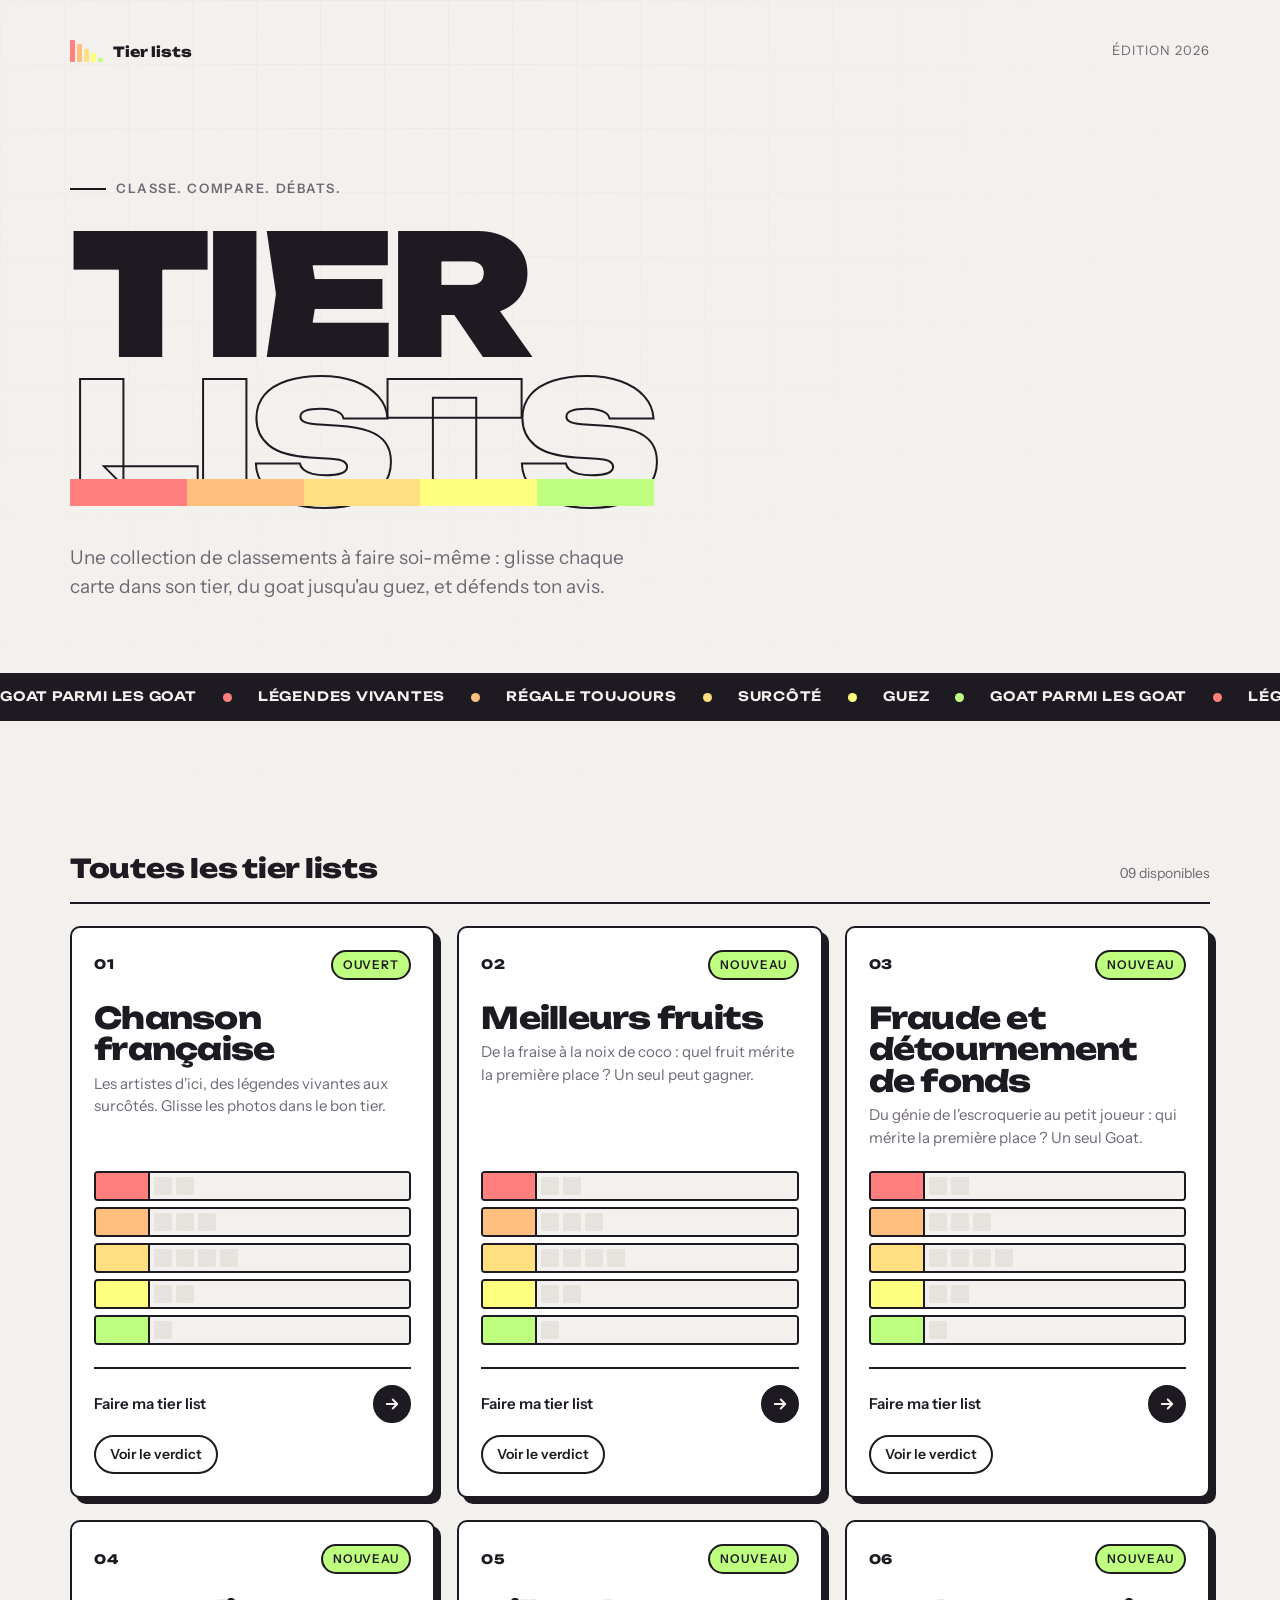
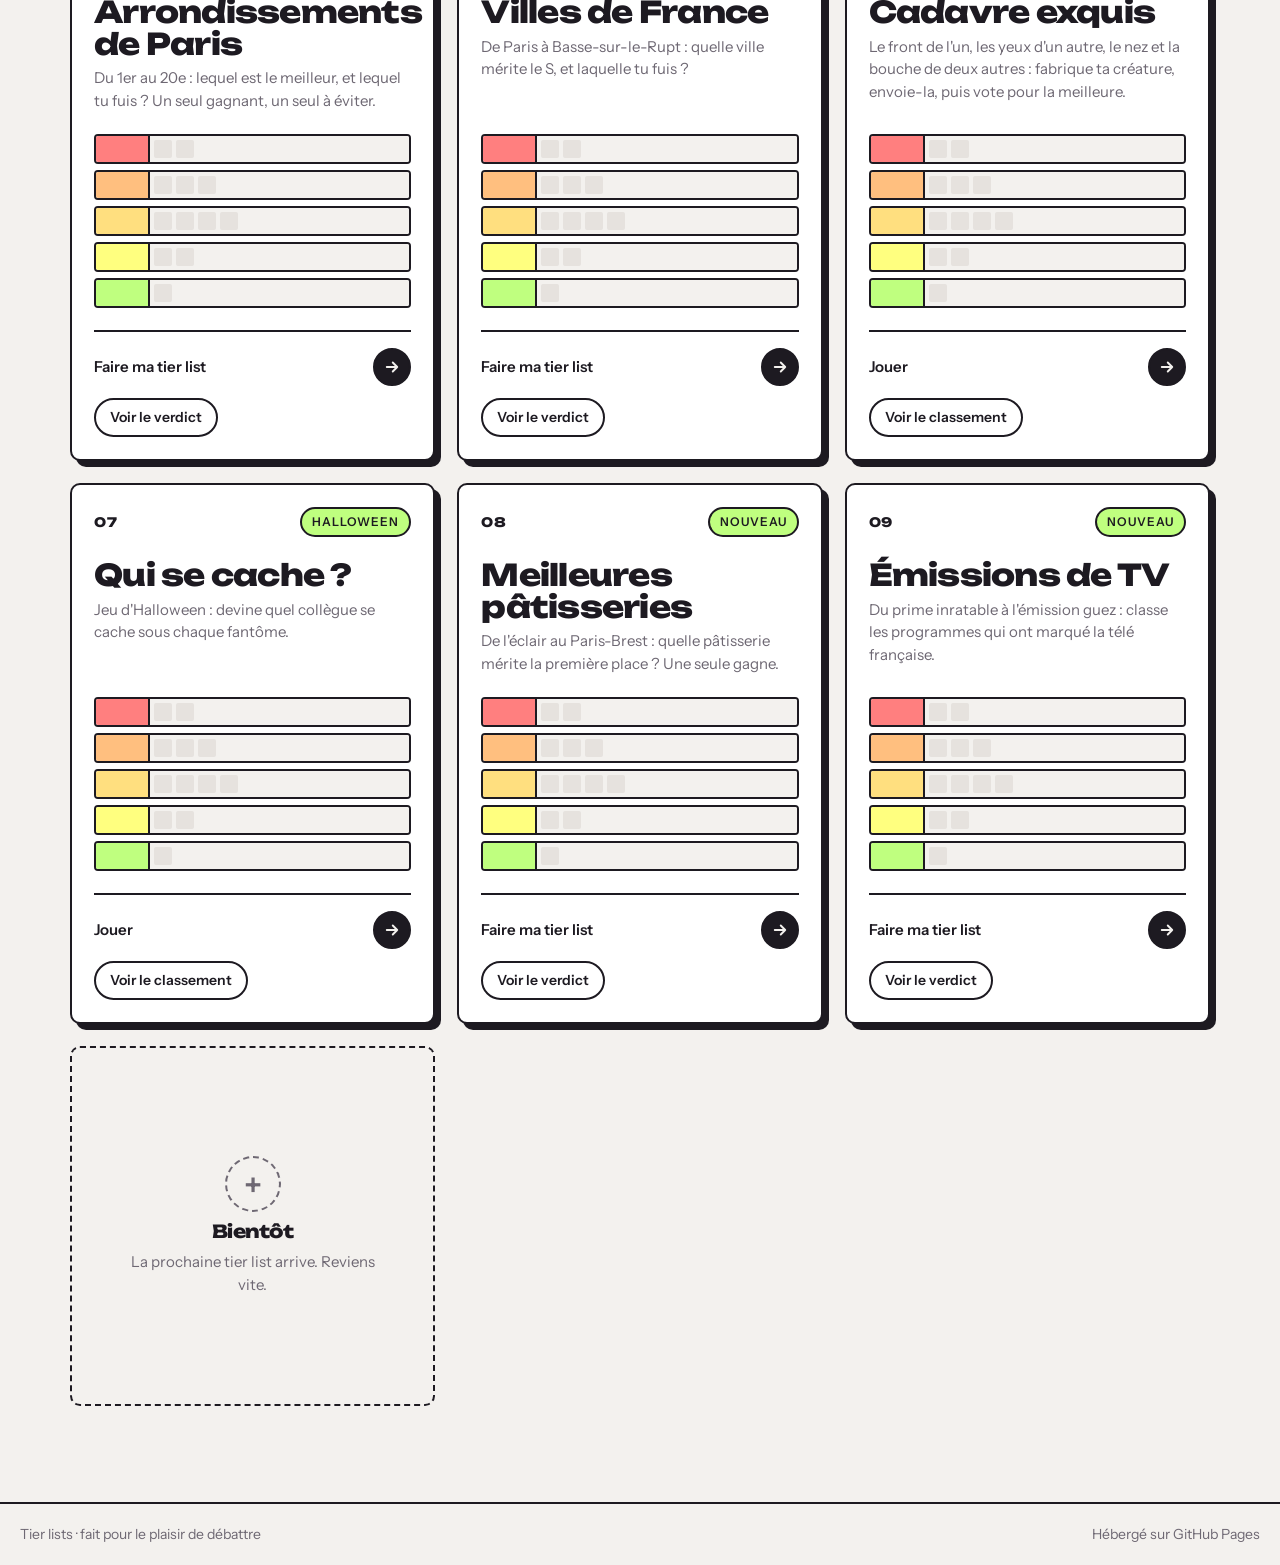
<file: index.html>
<!doctype html>
<html lang="fr">
<head>
<meta charset="utf-8">
<meta name="viewport" content="width=device-width,initial-scale=1,viewport-fit=cover">
<title>Tier lists</title>
<meta name="description" content="Une collection de tier lists à classer, glisser, débattre.">
<link rel="preconnect" href="https://fonts.googleapis.com">
<link rel="preconnect" href="https://fonts.gstatic.com" crossorigin>
<link rel="stylesheet" href="https://fonts.googleapis.com/css2?family=Unbounded:wght@500;800;900&family=Instrument+Sans:wght@400;500;600&display=swap">
<style>
:root{
  --bg:#f3f1ee; --paper:#ffffff; --ink:#1d1a21; --muted:#6e6873; --soft:#e6e2de;
  --accent:#3a2f8f;
  --t1:#ff7f7f; --t2:#ffbf7f; --t3:#ffdf7f; --t4:#ffff7f; --t5:#bfff7f;
  --font-display:"Unbounded","Arial Black",system-ui,sans-serif;
  --font-body:"Instrument Sans",system-ui,-apple-system,"Segoe UI",sans-serif;
  color-scheme:light;
}
@media (prefers-color-scheme:dark){
  :root{
    --bg:#141218; --paper:#1d1a23; --ink:#f1edf5; --muted:#a39dac; --soft:#2a2631;
    --accent:#b9b0ff; color-scheme:dark;
  }
}
*{box-sizing:border-box}
html{scroll-behavior:smooth}
body{
  margin:0;background:var(--bg);color:var(--ink);
  font-family:var(--font-body);font-size:16px;line-height:1.5;
  min-height:100svh;display:flex;flex-direction:column;overflow-x:hidden;
  -webkit-font-smoothing:antialiased;
}
/* subtle grid backdrop */
body::before{
  content:"";position:fixed;inset:0;pointer-events:none;z-index:0;
  background-image:
    linear-gradient(var(--soft) 1px,transparent 1px),
    linear-gradient(90deg,var(--soft) 1px,transparent 1px);
  background-size:64px 64px;
  opacity:.45;
  mask-image:radial-gradient(ellipse at 30% 0%,#000 0%,transparent 70%);
  -webkit-mask-image:radial-gradient(ellipse at 30% 0%,#000 0%,transparent 70%);
}
.wrap{
  position:relative;z-index:1;width:100%;max-width:1180px;margin:0 auto;flex:1;
  padding:clamp(20px,4vw,40px) max(20px,env(safe-area-inset-right)) 0 max(20px,env(safe-area-inset-left));
  display:flex;flex-direction:column;
}

/* top bar */
.top{display:flex;justify-content:space-between;align-items:center;gap:16px;font-size:13px;letter-spacing:.08em;text-transform:uppercase;color:var(--muted)}
.logo{display:flex;align-items:center;gap:10px;color:var(--ink);font-family:var(--font-display);font-weight:800;font-size:14px;letter-spacing:0;text-transform:none}
.logo i{display:grid;grid-template-columns:repeat(5,5px);gap:2px;align-items:end;height:22px}
.logo i b{display:block;width:5px;border-radius:1px}
.logo i b:nth-child(1){height:100%;background:var(--t1)}
.logo i b:nth-child(2){height:80%;background:var(--t2)}
.logo i b:nth-child(3){height:60%;background:var(--t3)}
.logo i b:nth-child(4){height:40%;background:var(--t4)}
.logo i b:nth-child(5){height:20%;background:var(--t5)}

/* hero */
.hero{padding:clamp(40px,9vw,110px) 0 clamp(32px,6vw,64px)}
.eyebrow{
  display:inline-flex;align-items:center;gap:10px;font-size:13px;font-weight:600;
  letter-spacing:.12em;text-transform:uppercase;color:var(--muted);margin:0 0 22px;
}
.eyebrow::before{content:"";width:36px;height:2px;background:var(--ink)}
h1{
  font-family:var(--font-display);font-weight:900;margin:0;
  font-size:clamp(46px,13.5vw,168px);line-height:.88;letter-spacing:-.045em;
  text-transform:uppercase;
}
h1 span{display:block}
h1 .l2{
  color:transparent;-webkit-text-stroke:2px var(--ink);
  position:relative;width:fit-content;
}
h1 .l2::after{
  content:"";position:absolute;left:0;right:0;bottom:.06em;height:.16em;
  background:linear-gradient(90deg,var(--t1) 0 20%,var(--t2) 20% 40%,var(--t3) 40% 60%,var(--t4) 60% 80%,var(--t5) 80% 100%);
  mix-blend-mode:normal;
}
.lede{max-width:46ch;margin:28px 0 0;color:var(--muted);font-size:clamp(16px,2vw,19px);text-wrap:pretty}

/* ticker */
.ticker{
  position:relative;z-index:1;border-block:2px solid var(--ink);overflow:hidden;
  background:var(--ink);color:var(--bg);margin-top:8px;
}
.ticker .track{display:flex;width:max-content;animation:slide 32s linear infinite}
.ticker span{
  font-family:var(--font-display);font-weight:600;font-size:13px;letter-spacing:.06em;text-transform:uppercase;
  padding:12px 0;white-space:nowrap;display:flex;align-items:center;
}
.ticker span::after{content:"";width:9px;height:9px;margin:0 26px;border-radius:50%;background:var(--c,var(--t1))}
@keyframes slide{to{transform:translateX(-50%)}}

/* section head */
.shead{display:flex;justify-content:space-between;align-items:baseline;gap:16px;margin:clamp(48px,8vw,88px) 0 22px;
  padding-bottom:14px;border-bottom:2px solid var(--ink)}
.shead h2{font-family:var(--font-display);font-weight:800;font-size:clamp(18px,2.6vw,26px);margin:0;letter-spacing:-.01em}
.shead small{font-variant-numeric:tabular-nums;color:var(--muted);font-size:14px}

/* cards */
.grid{display:grid;grid-template-columns:repeat(auto-fill,minmax(min(100%,340px),1fr));gap:22px;padding-bottom:clamp(48px,8vw,96px)}
.card{
  position:relative;display:flex;flex-direction:column;gap:22px;min-height:360px;
  padding:22px;border:2px solid var(--ink);border-radius:10px;background:var(--paper);
  color:inherit;text-decoration:none;
  box-shadow:6px 6px 0 var(--ink);
  transition:transform .18s cubic-bezier(.2,.8,.2,1),box-shadow .18s cubic-bezier(.2,.8,.2,1);
}
.card.live:hover,.card.live:focus-visible{transform:translate(-3px,-3px);box-shadow:10px 10px 0 var(--ink)}
.card.live:active{transform:translate(4px,4px);box-shadow:2px 2px 0 var(--ink)}
.card.live:focus-visible{outline:3px solid var(--accent);outline-offset:4px}
.num{font-family:var(--font-display);font-weight:800;font-size:13px;letter-spacing:.06em;display:flex;justify-content:space-between;align-items:center}
.tag{font-family:var(--font-body);font-weight:600;font-size:12px;letter-spacing:.08em;text-transform:uppercase;
  padding:4px 10px;border:2px solid var(--ink);border-radius:99px;background:var(--t5);color:#1d1a21}

/* mini tier preview */
.mini{display:flex;flex-direction:column;gap:6px;margin-top:auto}
.mini div{display:flex;height:30px;border-radius:4px;overflow:hidden;border:2px solid var(--ink)}
.mini em{width:54px;flex:none;border-right:2px solid var(--ink)}
.mini u{flex:1;display:flex;gap:4px;padding:4px;background:var(--bg);text-decoration:none;overflow:hidden}
.mini s{
  width:18px;flex:none;border-radius:2px;background:var(--soft);
  transform:translateX(0);transition:transform .35s cubic-bezier(.2,.8,.2,1),background .2s;
}
.mini div:nth-child(1) em{background:var(--t1)}
.mini div:nth-child(2) em{background:var(--t2)}
.mini div:nth-child(3) em{background:var(--t3)}
.mini div:nth-child(4) em{background:var(--t4)}
.mini div:nth-child(5) em{background:var(--t5)}
.card.live:hover .mini s{background:var(--ink)}
.card.live:hover .mini div:nth-child(odd) s{transform:translateX(8px)}
.card.live:hover .mini div:nth-child(even) s{transform:translateX(16px)}

.card h3{font-family:var(--font-display);font-weight:800;font-size:clamp(24px,3vw,30px);line-height:1.05;letter-spacing:-.025em;margin:0}
.card p{margin:8px 0 0;color:var(--muted);font-size:15px}
.actions{display:flex;flex-direction:column;gap:12px;padding-top:16px;border-top:2px solid var(--ink)}
.go{
  display:flex;align-items:center;justify-content:space-between;gap:12px;
  font-weight:600;font-size:15px;color:inherit;text-decoration:none;
}
/* le lien principal couvre toute la carte */
.go.main::after{content:"";position:absolute;inset:0;border-radius:8px}
.card.live:has(.go:focus-visible){outline:3px solid var(--accent);outline-offset:4px}
.go:focus-visible{outline:none}
.go.alt{
  position:relative;z-index:2;align-self:flex-start;font-size:14px;
  padding:7px 14px;border:2px solid var(--ink);border-radius:99px;background:var(--paper);
  transition:background .15s,color .15s;
}
.go.alt:hover,.go.alt:focus-visible{background:var(--ink);color:var(--bg)}
.go.alt:focus-visible{outline:3px solid var(--accent);outline-offset:3px}
.go b{
  width:38px;height:38px;border-radius:50%;border:2px solid var(--ink);display:grid;place-items:center;
  background:var(--ink);color:var(--bg);transition:transform .25s cubic-bezier(.2,.8,.2,1),background .2s;
}
.go svg{width:18px;height:18px}
.card.live:hover .go b{transform:rotate(-45deg);background:var(--t3);color:#1d1a21}

/* placeholder */
.card.soon{
  border-style:dashed;box-shadow:none;background:transparent;
  align-items:center;justify-content:center;text-align:center;color:var(--muted);gap:10px;
}
.card.soon .plus{
  width:56px;height:56px;border-radius:50%;border:2px dashed var(--muted);display:grid;place-items:center;
  font-family:var(--font-display);font-size:26px;font-weight:500;
}
.card.soon h3{font-size:18px;color:var(--ink)}
.card.soon p{margin:0;max-width:26ch}

footer{
  position:relative;z-index:1;border-top:2px solid var(--ink);
  padding:20px max(20px,env(safe-area-inset-right)) calc(20px + env(safe-area-inset-bottom)) max(20px,env(safe-area-inset-left));
  display:flex;flex-wrap:wrap;justify-content:space-between;gap:8px 24px;color:var(--muted);font-size:14px;
}

/* entrance */
.rise{opacity:0;transform:translateY(18px);animation:rise .7s cubic-bezier(.2,.8,.2,1) forwards}
.rise:nth-child(2){animation-delay:.08s}.rise:nth-child(3){animation-delay:.16s}.rise:nth-child(4){animation-delay:.24s}
@keyframes rise{to{opacity:1;transform:none}}

@media (max-width:520px){
  .top .meta{display:none}
  h1 .l2{-webkit-text-stroke-width:1.5px}
  .card{min-height:0}
}
@media (prefers-reduced-motion:reduce){
  *,*::before,*::after{animation:none!important;transition:none!important}
  .rise{opacity:1;transform:none}
}
</style>
</head>
<body>
<div class="wrap">
  <header class="top">
    <div class="logo"><i aria-hidden="true"><b></b><b></b><b></b><b></b><b></b></i>Tier lists</div>
    <div class="meta">Édition 2026</div>
  </header>

  <section class="hero">
    <p class="eyebrow rise">Classe. Compare. Débats.</p>
    <h1 class="rise" aria-label="Tier lists">
      <span>Tier</span>
      <span class="l2">Lists</span>
    </h1>
    <p class="lede rise">Une collection de classements à faire soi-même : glisse chaque carte dans son tier, du goat jusqu'au guez, et défends ton avis.</p>
  </section>
</div>

<div class="ticker" aria-hidden="true">
  <div class="track">
    <span style="--c:var(--t1)">Goat parmi les goat</span>
    <span style="--c:var(--t2)">Légendes vivantes</span>
    <span style="--c:var(--t3)">Régale toujours</span>
    <span style="--c:var(--t4)">Surcôté</span>
    <span style="--c:var(--t5)">Guez</span>
    <span style="--c:var(--t1)">Goat parmi les goat</span>
    <span style="--c:var(--t2)">Légendes vivantes</span>
    <span style="--c:var(--t3)">Régale toujours</span>
    <span style="--c:var(--t4)">Surcôté</span>
    <span style="--c:var(--t5)">Guez</span>
    <span style="--c:var(--t1)">Goat parmi les goat</span>
    <span style="--c:var(--t2)">Légendes vivantes</span>
    <span style="--c:var(--t3)">Régale toujours</span>
    <span style="--c:var(--t4)">Surcôté</span>
    <span style="--c:var(--t5)">Guez</span>
    <span style="--c:var(--t1)">Goat parmi les goat</span>
    <span style="--c:var(--t2)">Légendes vivantes</span>
    <span style="--c:var(--t3)">Régale toujours</span>
    <span style="--c:var(--t4)">Surcôté</span>
    <span style="--c:var(--t5)">Guez</span>
  </div>
</div>

<main class="wrap" id="liste">
  <div class="shead">
    <h2>Toutes les tier lists</h2>
    <small id="count"></small>
  </div>

  <div class="grid" id="grid">
    <noscript><p>Active JavaScript pour voir les tier lists.</p></noscript>
  </div>
</main>

<footer>
  <span>Tier lists · fait pour le plaisir de débattre</span>
  <span>Hébergé sur GitHub Pages</span>
</footer>
<!-- La liste des tier lists se modifie dans listes.js -->
<script>document.write('<script src="listes.js?t='+Date.now()+'"><\/script>')</script>
<script>
(function(){
  const L = (Array.isArray(window.LISTES) ? window.LISTES : []).filter(l => l.actif !== false);
  const esc = s=>String(s==null?"":s).replace(/[&<>"]/g,c=>({"&":"&amp;","<":"&lt;",">":"&gt;",'"':"&quot;"}[c]));
  const mini = '<div class="mini" aria-hidden="true"><div><em></em><u><s></s><s></s></u></div><div><em></em><u><s></s><s></s><s></s></u></div><div><em></em><u><s></s><s></s><s></s><s></s></u></div><div><em></em><u><s></s><s></s></u></div><div><em></em><u><s></s></u></div></div>';
  const arrow = '<b><svg viewBox="0 0 24 24" fill="none" stroke="currentColor" stroke-width="2.5" stroke-linecap="round" stroke-linejoin="round"><path d="M5 12h14M13 6l6 6-6 6"/></svg></b>';
  const cards = L.map((l,i)=>`
    <article class="card live rise">
      <div class="num"><span>${String(i+1).padStart(2,"0")}</span><span class="tag">${esc(l.statut||"Ouvert")}</span></div>
      <div><h3>${esc(l.titre)}</h3><p>${esc(l.description)}</p></div>
      ${mini}
      <div class="actions">
        ${l.type === "jeu"
          ? `<a class="go main" href="${esc(l.dossier)}/"><span>Jouer</span>${arrow}</a>
        <a class="go alt" href="${esc(l.dossier)}/classement.html">Voir le classement</a>`
          : `<a class="go main" href="${esc(l.dossier)}/"><span>Faire ma tier list</span>${arrow}</a>
        <a class="go alt" href="${esc(l.dossier)}/verdict.html">Voir le verdict</a>`}
      </div>
    </article>`).join("");
  const soon = `
    <div class="card soon rise" aria-label="Prochainement">
      <div class="plus" aria-hidden="true">+</div>
      <h3>Bientôt</h3>
      <p>La prochaine tier list arrive. Reviens vite.</p>
    </div>`;
  document.getElementById("grid").innerHTML = cards + soon;
  document.getElementById("count").textContent = String(L.length).padStart(2,"0") + (L.length>1 ? " disponibles" : " disponible");
})();
</script>
</body>
</html>
</file>
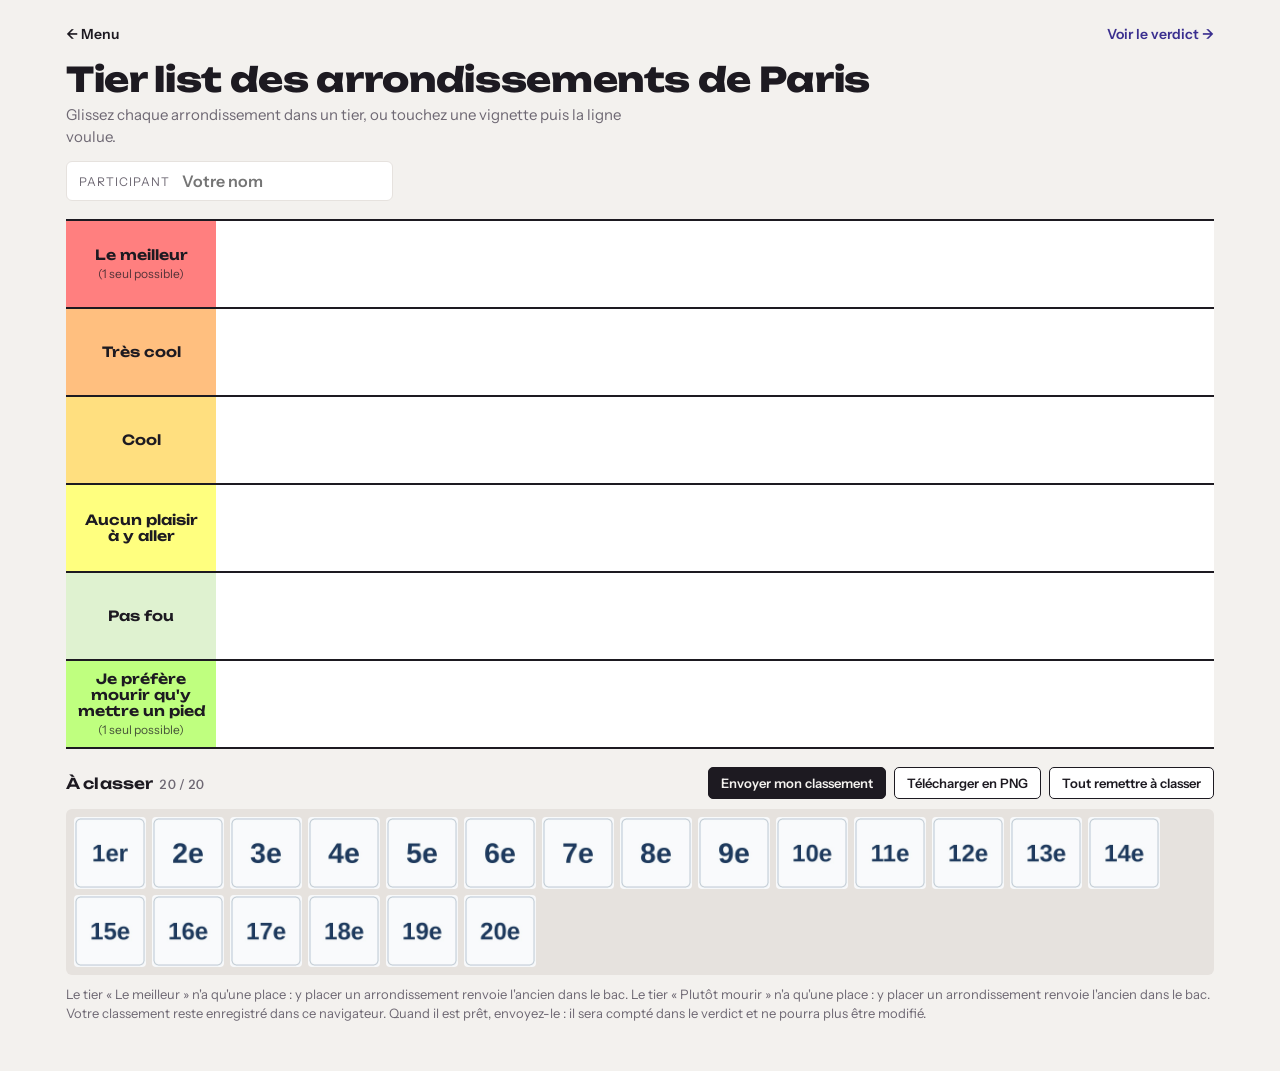
<file: arrondissements-paris/index.html>
<!doctype html>
<html lang="fr">
<head>
<meta charset="utf-8">
<meta name="viewport" content="width=device-width,initial-scale=1,viewport-fit=cover">
<title>Tier list</title>
<!-- Ce fichier est identique pour toutes les tier lists : tout ce qui change est dans config.js -->
<link rel="preconnect" href="https://fonts.googleapis.com">
<link rel="preconnect" href="https://fonts.gstatic.com" crossorigin>
<link rel="stylesheet" href="https://fonts.googleapis.com/css2?family=Unbounded:wght@600;800&family=Instrument+Sans:wght@400;500;600&display=swap">
<link rel="stylesheet" href="../assets/tierlist.css">
</head>
<body>
<div class="wrap" id="app">
  <nav class="topnav">
    <a href="../">&larr; Menu</a>
    <a class="next" href="verdict.html">Voir le verdict &rarr;</a>
  </nav>
  <header>
    <div>
      <h1 id="titre">Tier list</h1>
      <p class="sub" id="consigne"></p>
    </div>
    <div class="who">
      <label for="participant">Participant</label>
      <input id="participant" type="text" placeholder="Votre nom" autocomplete="off" maxlength="40">
    </div>
  </header>

  <section class="board" id="board" aria-label="Classement"></section>

  <section class="bin">
    <div class="binhead">
      <h2>À classer<span id="count"></span></h2>
      <div class="tools">
        <button class="btn primary" id="send" type="button">Envoyer mon classement</button>
        <button class="btn" id="png" type="button">Télécharger en PNG</button>
        <button class="btn" id="reset" type="button">Tout remettre à classer</button>
      </div>
    </div>
    <div class="zone" id="pool" data-tier="pool"></div>
    <p class="hint" id="hint"></p>
  </section>
</div>
<div class="toast" id="toast" role="status" aria-live="polite"></div>

<script src="../assets/site.js"></script>
<script src="config.js"></script>
<script src="../assets/tierlist.js"></script>
</body>
</html>
</file>
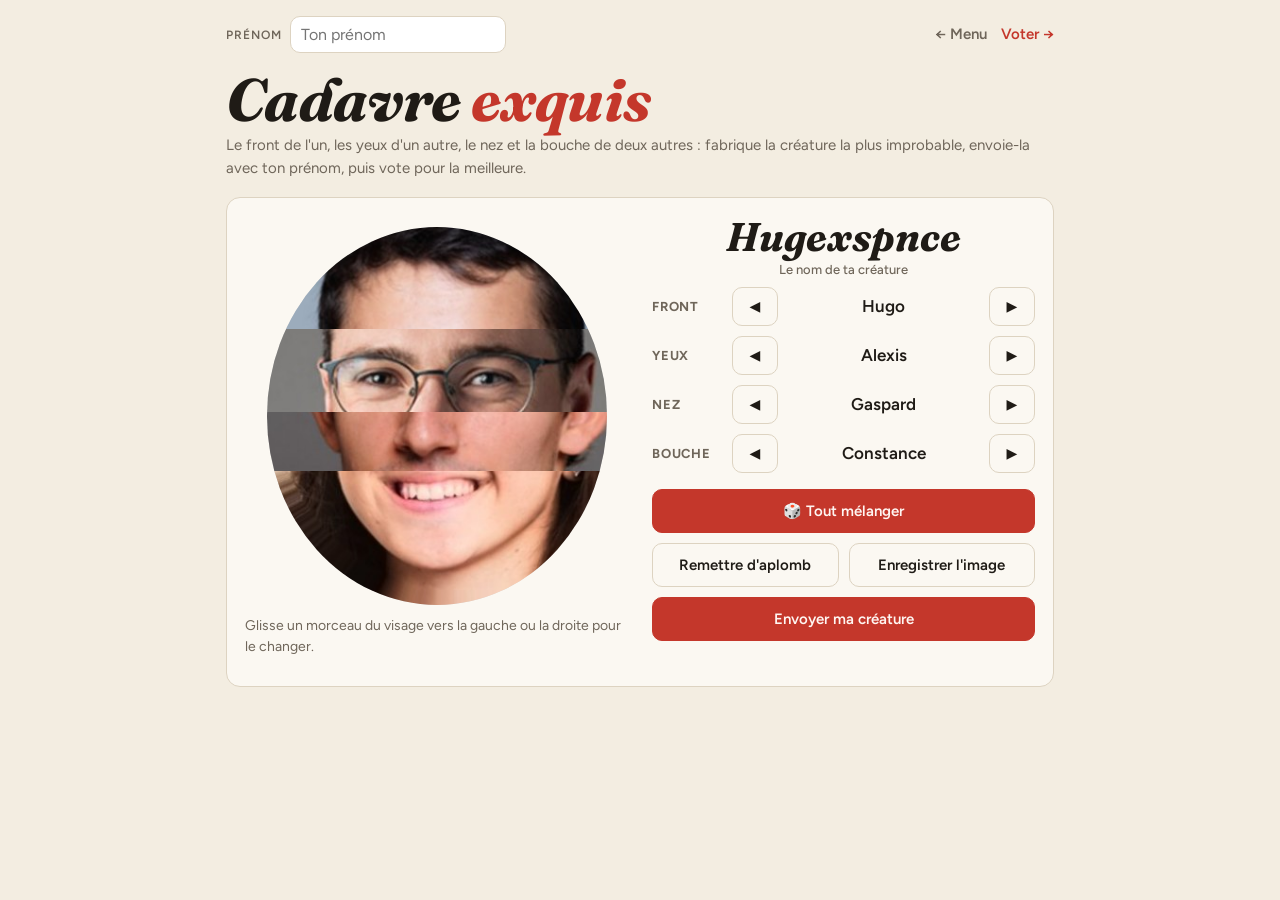
<file: cadavre-exquis/index.html>
<!doctype html>
<html lang="fr">
<head>
<meta charset="utf-8">
<meta name="viewport" content="width=device-width,initial-scale=1,viewport-fit=cover">
<title>Cadavre exquis</title>
<link rel="preconnect" href="https://fonts.googleapis.com">
<link rel="preconnect" href="https://fonts.gstatic.com" crossorigin>
<link rel="stylesheet" href="https://fonts.googleapis.com/css2?family=Fraunces:ital,opsz,wght@0,9..144,600;1,9..144,700&family=Figtree:wght@400;500;600;700&display=swap">
<link rel="stylesheet" href="jeu.css">
<style>
.wrap { max-width: 860px; }
@media (max-width: 420px) { .sent { grid-template-columns: 90px minmax(0, 1fr); } #sent-face { width: 90px; } }
.atelier { display: grid; grid-template-columns: minmax(0, 1fr) minmax(0, 1fr); gap: 24px; align-items: center; }
@media (max-width: 680px) { .atelier { grid-template-columns: minmax(0, 1fr); gap: 16px; } }
.stage { display: flex; flex-direction: column; align-items: center; gap: 10px; }
#face { width: min(100%, 340px); touch-action: pan-y; cursor: grab; }
#face .band.drag { transition: none; }
#face .band.out-l { transform: translateX(-100%); transition: transform .16s ease-in; }
#face .band.out-r { transform: translateX(100%); transition: transform .16s ease-in; }
#face .band.in-l { transform: translateX(-100%); transition: none; }
#face .band.in-r { transform: translateX(100%); transition: none; }
.surnom { font-family: var(--font-display); font-style: italic; font-weight: 700; font-size: clamp(30px, 8vw, 40px); line-height: 1.05; text-align: center; overflow-wrap: anywhere; margin: 0; }
.surnom small { display: block; font: 500 13px var(--font-body); font-style: normal; color: var(--muted); margin-top: 4px; }
.knobs { display: flex; flex-direction: column; gap: 10px; }
.knob { display: grid; grid-template-columns: 4.8em 46px minmax(0, 1fr) 46px; align-items: center; gap: 8px; }
.knob b { font-size: 13px; text-transform: uppercase; letter-spacing: .06em; color: var(--muted); }
.knob span { text-align: center; font-weight: 600; font-size: 17px; overflow: hidden; text-overflow: ellipsis; white-space: nowrap; }
.knob .btn { padding: 10px 0; font-size: 14px; }
.actions { display: grid; grid-template-columns: 1fr 1fr; gap: 10px; margin-top: 6px; }
.actions .btn.wide { grid-column: 1 / -1; }
.bar { display: flex; flex-wrap: wrap; align-items: center; justify-content: space-between; gap: 10px 16px; }
.me { display: flex; align-items: center; gap: 8px; flex: 1 1 200px; max-width: 280px; }
.me label { font-size: 12px; text-transform: uppercase; letter-spacing: .08em; color: var(--muted); font-weight: 600; white-space: nowrap; }
.me input { padding: 8px 10px; font-size: 16px; }
.me input.set { border-color: var(--good); }
.sent { display: grid; grid-template-columns: 120px minmax(0, 1fr); gap: 18px; align-items: center; }
.sent .sent-txt { display: flex; flex-direction: column; gap: 10px; align-items: flex-start; }
#sent-face { width: 120px; }
@media (prefers-reduced-motion: reduce) { #face .band, #face .band.out-l, #face .band.out-r { transition: none; } }
</style>
</head>
<body>
<div class="wrap">
  <div class="bar">
    <div class="me">
      <label for="first">Prénom</label>
      <input type="text" id="first" autocomplete="given-name" placeholder="Ton prénom" maxlength="40">
    </div>
    <nav class="links"><a href="../">&larr; Menu</a><a class="next" href="classement.html">Voter &rarr;</a></nav>
  </div>
  <header>
    <h1>Cadavre <span>exquis</span></h1>
    <p class="tag">Le front de l'un, les yeux d'un autre, le nez et la bouche de deux autres : fabrique la créature la plus improbable, envoie-la avec ton prénom, puis vote pour la meilleure.</p>
  </header>

  <section class="panel atelier">
    <div class="stage">
      <div id="face" aria-label="Visage recomposé"></div>
      <p class="hint">Glisse un morceau du visage vers la gauche ou la droite pour le changer.</p>
    </div>
    <div class="knobs">
      <p class="surnom" id="surnom" aria-live="polite"></p>
      <div id="rows" class="knobs"></div>
      <div class="actions">
        <button class="btn primary wide" id="dice" type="button">🎲 Tout mélanger</button>
        <button class="btn" id="same" type="button">Remettre d'aplomb</button>
        <button class="btn" id="save" type="button">Enregistrer l'image</button>
        <button class="btn primary wide" id="send" type="button">Envoyer ma créature</button>
      </div>
      <p class="status" id="status" aria-live="polite"></p>
    </div>
  </section>

  <section class="panel sent" id="v-sent" hidden>
    <div id="sent-face"></div>
    <div class="sent-txt">
      <h2>Ta créature est envoyée</h2>
      <p class="hint" id="sent-msg"></p>
      <a class="btn primary" href="classement.html">Voir les créatures et voter &rarr;</a>
    </div>
  </section>
</div>

<script src="../assets/site.js"></script>
<script src="noms.js"></script>
<script src="commun.js"></script>
<script>
(() => {
  const $ = (id) => document.getElementById(id);
  const { NOMS, PARTIES, LARGE, HAUT, src, visage, surnom, JEU, ref, cleanName } = window.CE;
  const KEY = "ce-envoi";
  // Sur le téléphone : { name, mix, sent } ; une fois envoyée, la créature ne se change plus.
  let me = { name: "", mix: null, sent: false };
  try { const d = JSON.parse(localStorage.getItem(KEY) || "null"); if (d && typeof d.name === "string") me = Object.assign(me, d); } catch (e) {}
  const save = () => { try { localStorage.setItem(KEY, JSON.stringify(me)); } catch (e) {} };
  const T = NOMS.length, face = $("face");
  const rnd = () => Math.floor(Math.random() * T);
  // 4 collègues différents au départ
  let mix = [];
  const shuffle = () => { const a = [...Array(T).keys()]; for (let i = a.length - 1; i > 0; i--) { const j = Math.floor(Math.random() * (i + 1)); [a[i], a[j]] = [a[j], a[i]]; } return a.slice(0, 4); };
  mix = shuffle();

  PARTIES.forEach((p, k) => {
    const kn = document.createElement("div"); kn.className = "knob";
    kn.innerHTML = `<b></b><button class="btn" type="button">◀</button><span></span><button class="btn" type="button">▶</button>`;
    kn.querySelector("b").textContent = p.nom;
    const [a, b] = kn.querySelectorAll("button");
    a.setAttribute("aria-label", `${p.nom} : précédent`); b.setAttribute("aria-label", `${p.nom} : suivant`);
    a.onclick = () => step(k, -1); b.onclick = () => step(k, 1);
    $("rows").appendChild(kn);
  });

  function draw() {
    visage(face, mix);
    [...$("rows").children].forEach((kn, k) => { kn.querySelector("span").textContent = NOMS[mix[k]]; });
    const same = mix.every(id => id === mix[0]);
    $("surnom").innerHTML = "";
    $("surnom").append(surnom(mix));
    const s = document.createElement("small"); s.textContent = same ? "L'original, en un seul morceau" : "Le nom de ta créature";
    $("surnom").appendChild(s);
    $("status").textContent = "";
  }

  // Change un morceau : la bande sort d'un côté et la nouvelle entre de l'autre.
  function step(k, dir) {
    const band = face.children[k];
    band.classList.remove("drag"); band.style.transform = "";
    band.classList.add(dir > 0 ? "out-l" : "out-r");
    setTimeout(() => {
      mix[k] = (mix[k] + dir + T) % T; draw();
      band.classList.remove("out-l", "out-r"); band.classList.add(dir > 0 ? "in-r" : "in-l");
      void band.offsetWidth; band.classList.remove("in-l", "in-r");
    }, 160);
  }

  // Glisser du doigt (ou de la souris) sur une bande
  let drag = null;
  face.addEventListener("pointerdown", (e) => {
    const band = e.target.closest(".band"); if (!band) return;
    drag = { band, k: +band.dataset.k, x: e.clientX, y: e.clientY, dx: 0, on: false };
  });
  window.addEventListener("pointermove", (e) => {
    if (!drag) return;
    drag.dx = e.clientX - drag.x;
    if (!drag.on && Math.abs(drag.dx) > 8 && Math.abs(drag.dx) > Math.abs(e.clientY - drag.y)) { drag.on = true; drag.band.classList.add("drag"); }
    if (drag.on) drag.band.style.transform = `translateX(${drag.dx}px)`;
  });
  const endDrag = () => {
    if (!drag) return;
    const { band, k, dx, on } = drag; drag = null;
    if (!on) return;
    if (Math.abs(dx) > 40) step(k, dx < 0 ? 1 : -1);
    else { band.classList.remove("drag"); band.style.transform = ""; }
  };
  window.addEventListener("pointerup", endDrag);
  window.addEventListener("pointercancel", endDrag);

  $("dice").onclick = () => {
    const next = shuffle();
    PARTIES.forEach((p, k) => setTimeout(() => { const d = next[k] - mix[k]; if (d) { const band = face.children[k]; band.classList.add(k % 2 ? "out-r" : "out-l"); setTimeout(() => { mix[k] = next[k]; draw(); band.classList.remove("out-l", "out-r"); band.classList.add(k % 2 ? "in-l" : "in-r"); void band.offsetWidth; band.classList.remove("in-l", "in-r"); }, 160); } }, k * 90));
  };
  // Les 4 morceaux reviennent au propriétaire du front
  $("same").onclick = () => { PARTIES.forEach((p, k) => { if (k && mix[k] !== mix[0]) setTimeout(() => { const band = face.children[k]; band.classList.add("out-l"); setTimeout(() => { mix[k] = mix[0]; draw(); band.classList.remove("out-l"); band.classList.add("in-r"); void band.offsetWidth; band.classList.remove("in-r"); }, 160); }, k * 90); }); };

  // Enregistre le visage en PNG, dans un ovale
  $("save").onclick = async () => {
    const c = document.createElement("canvas"); c.width = LARGE; c.height = HAUT;
    const g = c.getContext("2d");
    g.beginPath(); g.ellipse(LARGE / 2, HAUT / 2, LARGE / 2, HAUT / 2, 0, 0, 2 * Math.PI); g.clip();
    try {
      const imgs = await Promise.all(mix.map(id => new Promise((ok, ko) => { const im = new Image(); im.onload = () => ok(im); im.onerror = ko; im.src = src(id); })));
      PARTIES.forEach((p, k) => g.drawImage(imgs[k], 0, p.y, LARGE, p.h, 0, p.y, LARGE, p.h));
      const a = document.createElement("a");
      a.download = `cadavre-exquis-${surnom(mix).normalize("NFD").replace(/[̀-ͯ]/g, "").toLowerCase()}.png`;
      a.href = c.toDataURL("image/png"); a.click();
    } catch (e) { $("status").textContent = "L'image n'a pas pu être créée. Recharge la page et réessaie."; }
  };

  /* ---------- Prénom et envoi ---------- */
  function renderSent() {
    $("first").value = me.name; $("first").disabled = me.sent; $("first").classList.toggle("set", !!me.name);
    $("send").hidden = me.sent;
    $("v-sent").hidden = !me.sent;
    if (me.sent && me.mix) {
      visage($("sent-face"), me.mix);
      $("sent-msg").textContent = `« ${surnom(me.mix)} », signée ${me.name}. Tu peux continuer à jouer avec l'atelier, mais tu n'envoies qu'une créature.`;
    }
  }
  $("first").addEventListener("input", () => { me.name = cleanName($("first").value); save(); $("first").classList.toggle("set", !!me.name); });
  $("send").onclick = async () => {
    if (!me.name) { $("status").textContent = "Écris d'abord ton prénom en haut à gauche."; $("first").focus(); return; }
    $("send").disabled = true; $("status").textContent = "Envoi de ta créature…";
    try {
      const { fs, db } = await window.chargerFirebase();
      const r = ref(fs, db, JEU, me.name);
      if ((await fs.getDoc(r)).exists()) {
        $("status").textContent = `Le prénom « ${me.name} » a déjà envoyé une créature. Ajoute l'initiale de ton nom (ex. ${me.name} M.).`;
        $("send").disabled = false; $("first").focus(); return;
      }
      const mixToSend = mix.slice();
      await fs.setDoc(r, { tierlist: JEU, participant: me.name, mix: mixToSend, date: Date.now() });
      me.mix = mixToSend; me.sent = true; save();
      $("status").textContent = ""; renderSent();
      $("v-sent").scrollIntoView({ behavior: "smooth", block: "center" });
    } catch (e) {
      $("status").textContent = "L'envoi n'a pas marché (connexion ?). Réessaie.";
    }
    $("send").disabled = false;
  };

  draw();
  renderSent();
  // Créature supprimée de Firebase depuis (test, nouvelle manche) : on oublie l'envoi pour pouvoir renvoyer.
  if (me.sent && me.name) {
    (async () => {
      try {
        const { fs, db } = await window.chargerFirebase();
        if ((await fs.getDoc(ref(fs, db, JEU, me.name))).exists()) return;
      } catch (e) { return; }
      me.sent = false; me.mix = null; save(); renderSent();
    })();
  }
})();
</script>
</body>
</html>
</file>
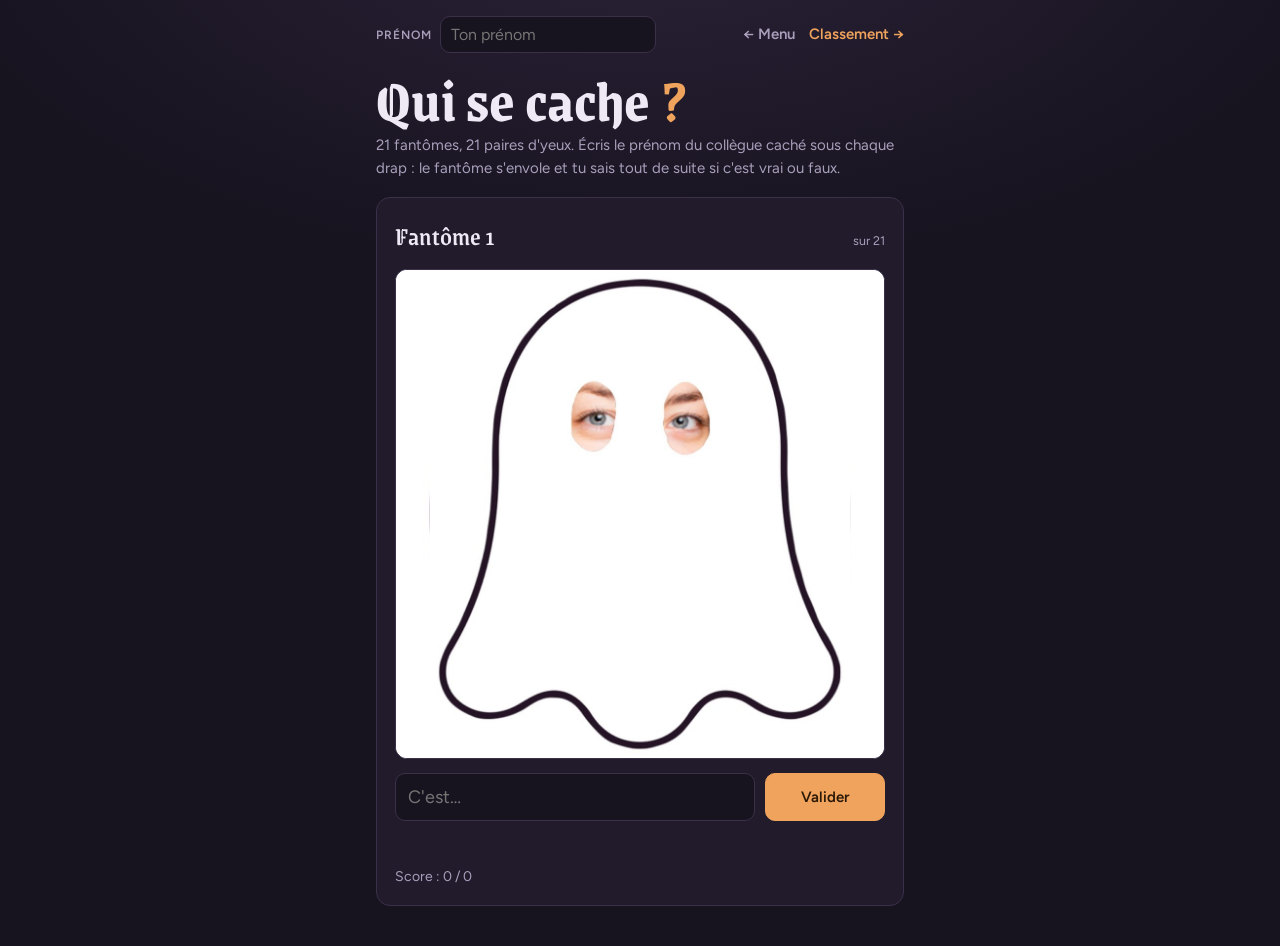
<file: qui-se-cache/index.html>
<!doctype html>
<html lang="fr">
<head>
<meta charset="utf-8">
<meta name="viewport" content="width=device-width,initial-scale=1,viewport-fit=cover">
<title>Qui se cache ?</title>
<link rel="preconnect" href="https://fonts.googleapis.com">
<link rel="preconnect" href="https://fonts.gstatic.com" crossorigin>
<link rel="stylesheet" href="https://fonts.googleapis.com/css2?family=Grenze+Gotisch:wght@500;700&family=Figtree:wght@400;500;600;700&display=swap">
<link rel="stylesheet" href="jeu.css">
<style>
.bar { display: flex; flex-wrap: wrap; align-items: center; justify-content: space-between; gap: 10px 16px; }
.me { display: flex; align-items: center; gap: 8px; flex: 1 1 200px; max-width: 280px; }
.me label { font-size: 12px; text-transform: uppercase; letter-spacing: .08em; color: var(--mist); font-weight: 600; white-space: nowrap; }
.me input { padding: 8px 10px; font-size: 16px; }
.me input.set { border-color: var(--good); }
.links { display: flex; gap: 14px; font-weight: 600; }
.links a { color: var(--mist); text-decoration: none; }
.links a.next { color: var(--candle); }
.one-top { display: flex; justify-content: space-between; align-items: baseline; }
.one-top h2 { font-size: 26px; }
.one-top small { color: var(--mist); }
.lift { position: relative; aspect-ratio: 1 / 1; background: #fff; border-radius: 12px; overflow: hidden; border: 1px solid var(--line); }
.lift img { position: absolute; inset: 0; width: 100%; height: 100%; object-fit: contain; }
.lift .ghost { transition: transform 1.1s cubic-bezier(.5,-0.2,.3,1), opacity 1.1s ease; }
.lift.up .ghost { transform: translateY(-115%) rotate(-6deg); opacity: 0; }
.lift .verdict { position: absolute; left: 50%; bottom: 14px; transform: translate(-50%, 20px); opacity: 0; transition: opacity .4s ease .8s, transform .4s ease .8s; padding: 8px 18px; border-radius: 999px; font: 700 22px var(--font-body); white-space: nowrap; max-width: 92%; overflow: hidden; text-overflow: ellipsis; }
.lift.up .verdict { opacity: 1; transform: translate(-50%, 0); }
.lift.done .ghost, .lift.done .verdict { transition: none; }
.verdict.vrai { background: var(--good); color: #0d2416; }
.verdict.faux { background: var(--bad); color: #2a0909; }
.answer { display: grid; grid-template-columns: minmax(0, 1fr) auto; gap: 10px; }
.answer .btn { min-width: 120px; }
.foot { display: flex; justify-content: space-between; align-items: center; gap: 12px; color: var(--mist); font-size: 14px; }
.end { text-align: center; align-items: center; }
.end .big { font-family: var(--font-display); font-size: 64px; line-height: 1; color: var(--candle); }
</style>
</head>
<body>
<div class="wrap">
  <div class="bar">
    <div class="me">
      <label for="first">Prénom</label>
      <input type="text" id="first" autocomplete="given-name" placeholder="Ton prénom" maxlength="40">
    </div>
    <nav class="links"><a href="../">&larr; Menu</a><a class="next" href="classement.html">Classement &rarr;</a></nav>
  </div>
  <header>
    <h1>Qui se cache <span>?</span></h1>
    <p class="tag">21 fantômes, 21 paires d'yeux. Écris le prénom du collègue caché sous chaque drap : le fantôme s'envole et tu sais tout de suite si c'est vrai ou faux.</p>
  </header>

  <section class="panel" id="v-play">
    <div class="one-top"><h2 id="counter"></h2><small id="counter-sub"></small></div>
    <div class="lift" id="lift"><img class="photo" id="photo" alt=""><img class="ghost" id="ghost" alt=""><span class="verdict" id="verdict"></span></div>
    <div class="answer">
      <input type="text" id="guess" placeholder="C'est…" maxlength="60" enterkeyhint="done" aria-label="Ta réponse">
      <button class="btn primary" id="main" type="button">Valider</button>
    </div>
    <p class="status" id="status" aria-live="polite"></p>
    <div class="foot"><button class="linkish" id="prev" type="button">&larr; Précédent</button><span id="score"></span></div>
  </section>

  <section class="panel end" id="v-end" hidden>
    <h2>Partie terminée</h2>
    <div class="big" id="final"></div>
    <p class="hint" id="end-msg"></p>
    <p class="status" id="send-status" aria-live="polite"></p>
    <button class="btn" id="retry" type="button" hidden>Réessayer l'envoi</button>
    <a class="btn primary" href="classement.html">Voir le classement &rarr;</a>
    <button class="linkish" id="review" type="button">Revoir mes réponses</button>
  </section>
</div>

<script src="../assets/site.js"></script>
<script src="noms.js"></script>
<script src="commun.js"></script>
<script>
(() => {
  const $ = (id) => document.getElementById(id);
  const { JEU, N, NOMS, ghost, photo, isCorrect } = window.QSC;
  const KEY = "qsc-partie";
  // Partie en cours, gardée sur le téléphone : { name, guesses: {"1": "..."}, locked: {"1": true}, sent }
  let me = { name: "", guesses: {}, locked: {}, sent: false }, cur = 0;
  try { const d = JSON.parse(localStorage.getItem(KEY) || "null"); if (d && typeof d.name === "string") me = Object.assign(me, d); } catch (e) {}
  const save = () => { try { localStorage.setItem(KEY, JSON.stringify(me)); } catch (e) {} };
  const done = () => Object.keys(me.locked).length;
  const good = () => Object.keys(me.locked).filter(k => isCorrect(me.guesses[k], NOMS[+k - 1])).length;
  const refFor = (fs, db, name) => fs.doc(db, window.SITE.collection, JEU + "__" + name.toLowerCase());

  function show(v) { $("v-play").hidden = v !== "play"; $("v-end").hidden = v !== "end"; }

  /* ---------- Prénom (en haut à gauche) ---------- */
  // Modifiable tant qu'aucune réponse n'est validée, figé ensuite.
  function renderName() {
    const f = $("first"); f.value = me.name; f.disabled = done() > 0; f.classList.toggle("set", !!me.name);
  }
  $("first").addEventListener("input", () => { me.name = $("first").value.trim().replace(/\//g, ""); save(); $("first").classList.toggle("set", !!me.name); });
  $("first").addEventListener("keydown", (e) => { if (e.key === "Enter") { e.preventDefault(); $("guess").focus(); } });
  async function nameFree(name) {
    try {
      const { fs, db } = await window.chargerFirebase();
      return !(await fs.getDoc(refFor(fs, db, name))).exists();
    } catch (e) { return true; }
  }

  /* ---------- Un fantôme ---------- */
  function setVerdict() {
    const ok = isCorrect(me.guesses[String(cur + 1)], NOMS[cur]), vd = $("verdict");
    vd.className = "verdict " + (ok ? "vrai" : "faux");
    vd.textContent = ok ? "Vrai !" : `Faux : c'était ${NOMS[cur]}`;
  }
  function render() {
    const key = String(cur + 1), isDone = !!me.locked[key];
    renderName();
    $("counter").textContent = `Fantôme ${cur + 1}`;
    $("counter-sub").textContent = `sur ${N}`;
    const lift = $("lift");
    lift.classList.add("done"); lift.classList.remove("up");
    $("ghost").src = ghost(cur); $("ghost").alt = `Fantôme ${cur + 1}`;
    $("photo").src = photo(cur);
    setVerdict();
    if (isDone) lift.classList.add("up");
    void lift.offsetWidth; if (!isDone) lift.classList.remove("done");
    const g = $("guess"); g.value = me.guesses[key] || ""; g.disabled = isDone;
    $("prev").hidden = cur === 0;
    $("main").textContent = !isDone ? "Valider" : cur < N - 1 ? "Suivant →" : "Résultat →";
    $("score").textContent = `Score : ${good()} / ${done()}`;
    $("status").textContent = "";
  }
  async function validate() {
    if (!me.name) { $("status").textContent = "Écris d'abord ton prénom en haut à gauche."; $("first").focus(); return; }
    if (!done()) {
      $("main").disabled = true;
      const free = await nameFree(me.name);
      $("main").disabled = false;
      if (!free) { $("status").textContent = `Le prénom « ${me.name} » a déjà joué. Ajoute l'initiale de ton nom (ex. ${me.name} M.).`; $("first").focus(); return; }
    }
    const key = String(cur + 1);
    me.guesses[key] = $("guess").value.trim(); me.locked[key] = true; save();
    $("guess").disabled = true; $("status").textContent = "";
    renderName();
    setVerdict();
    $("lift").classList.add("up");
    $("main").textContent = cur < N - 1 ? "Suivant →" : "Résultat →";
    $("score").textContent = `Score : ${good()} / ${done()}`;
    if (done() >= N && !me.sent) send();
  }
  $("main").onclick = () => {
    if (!me.locked[String(cur + 1)]) return validate();
    if (cur < N - 1) { cur++; render(); $("guess").focus({ preventScroll: true }); }
    else end();
  };
  $("prev").onclick = () => { if (cur > 0) { cur--; render(); } };
  $("guess").addEventListener("keydown", (e) => { if (e.key === "Enter") { e.preventDefault(); $("main").click(); } });

  /* ---------- Fin ---------- */
  function end() {
    const s = good();
    $("final").textContent = `${s} / ${N}`;
    $("end-msg").textContent = s === N ? "Sans faute, tu connais tout le monde !" : s >= N * .7 ? "Bel œil !" : s >= N / 3 ? "Pas mal, mais certains t'ont bien eu." : "Les fantômes ont gagné cette fois.";
    renderName(); show("end");
    if (me.sent) $("send-status").textContent = "Score envoyé.";
    else send();
  }
  async function send() {
    $("retry").hidden = true;
    $("send-status").textContent = "Envoi de ton score…";
    try {
      const { fs, db } = await window.chargerFirebase();
      try {
        await fs.setDoc(refFor(fs, db, me.name), { tierlist: JEU, participant: me.name, guesses: me.guesses, date: Date.now() });
      } catch (e) {
        // Refusé si le document existe déjà : un envoi précédent a donc réussi.
        if (!(await fs.getDoc(refFor(fs, db, me.name))).exists()) throw e;
      }
      me.sent = true; save();
      $("send-status").textContent = "Score envoyé.";
    } catch (e) {
      $("send-status").textContent = "L'envoi n'a pas marché (connexion ?).";
      $("retry").hidden = false;
    }
  }
  $("retry").onclick = send;
  $("review").onclick = () => { cur = 0; render(); show("play"); };

  /* ---------- Démarrage ---------- */
  function start() {
    if (done() >= N) end();
    else { cur = Math.min(N - 1, done()); render(); show("play"); }
  }
  start();
  // Score déjà envoyé mais supprimé de Firebase depuis (nouvelle partie, test effacé) :
  // on oublie la partie gardée sur ce téléphone pour pouvoir rejouer.
  if (me.sent && me.name) {
    (async () => {
      try {
        const { fs, db } = await window.chargerFirebase();
        if ((await fs.getDoc(refFor(fs, db, me.name))).exists()) return;
      } catch (e) { return; }
      me = { name: "", guesses: {}, locked: {}, sent: false }; save();
      $("send-status").textContent = ""; start();
    })();
  }
})();
</script>
</body>
</html>
</file>
<file: assets/tierlist.css>
/* base */
:root{box-sizing:border-box}
html{scroll-padding-top:env(safe-area-inset-top,0px)}
body{margin:0;padding:env(safe-area-inset-top,0px) 0 env(safe-area-inset-bottom,0px)}
img{max-width:100%}
[hidden]:not([hidden=until-found i]){display:none!important}
/* Layout: one column, header card, five tier rows (label band + drop zone), bac de pochettes en dessous */
:root{
  --bg:#f3f1ee; --paper:#ffffff; --ink:#1d1a21; --muted:#6e6873; --line:#1d1a21; --soft:#e6e2de;
  --accent:#3a2f8f;
  --t1:#ff7f7f; --t2:#ffbf7f; --t3:#ffdf7f; --t4:#ffff7f; --t5:#bfff7f; --tink:#1d1a21;
  --font-display:"Unbounded","Arial Black",system-ui,sans-serif;
  --font-body:"Instrument Sans",system-ui,-apple-system,"Segoe UI",sans-serif;
  --card:72px;
}
@media (prefers-color-scheme:dark){:root:not([data-theme="light"]){
  --bg:#141218; --paper:#1d1a23; --ink:#f1edf5; --muted:#a39dac; --line:#3b3644; --soft:#2a2631;
  --accent:#b9b0ff; color-scheme:dark;
}}
:root[data-theme="dark"]{
  --bg:#141218; --paper:#1d1a23; --ink:#f1edf5; --muted:#a39dac; --line:#3b3644; --soft:#2a2631;
  --accent:#b9b0ff; color-scheme:dark;
}
*{box-sizing:border-box}
body{background:var(--bg);color:var(--ink);font-family:var(--font-body);font-size:15px;line-height:1.45}
.wrap{max-width:1180px;margin:0 auto;padding-block:24px 48px;padding-left:max(16px,env(safe-area-inset-left,0px));padding-right:max(16px,env(safe-area-inset-right,0px));display:flex;flex-direction:column;gap:18px}

header{display:flex;flex-wrap:wrap;gap:14px 24px;align-items:flex-end;justify-content:space-between}
h1{font-family:var(--font-display);font-weight:800;font-size:clamp(22px,4vw,34px);line-height:1.05;margin:0;letter-spacing:-.01em;text-wrap:balance}
.sub{color:var(--muted);margin:6px 0 0;max-width:60ch}
.who{display:flex;align-items:center;gap:10px;background:var(--paper);border:1px solid var(--soft);border-radius:6px;padding:8px 12px;min-width:0}
.who label{font-size:12px;text-transform:uppercase;letter-spacing:.08em;color:var(--muted);white-space:nowrap}
.who input{border:0;background:transparent;color:var(--ink);font:600 16px var(--font-body);min-width:0;width:200px;outline:none}
.who:focus-within{border-color:var(--accent)}

.board{background:var(--paper);border-top:2px solid var(--line);}
.tier{display:grid;grid-template-columns:150px 1fr;border-bottom:2px solid var(--line);min-height:calc(var(--card) + 16px)}
.tlabel{color:var(--tink);display:flex;flex-direction:column;justify-content:center;align-items:center;text-align:center;padding:8px 10px;gap:2px}
.tlabel b{font-family:var(--font-display);font-weight:600;font-size:14px;line-height:1.15;text-wrap:balance}
.tlabel small{font-size:12px;opacity:.75}
.zone{display:flex;flex-wrap:wrap;align-content:flex-start;gap:6px;padding:8px;min-width:0;transition:background .12s}
.zone.over,.zone.target{background:color-mix(in srgb,var(--accent) 12%,transparent)}
.picking .zone{cursor:copy}
.picking .zone:hover{background:color-mix(in srgb,var(--accent) 9%,transparent)}

.bin{display:flex;flex-direction:column;gap:10px}
.binhead{display:flex;flex-wrap:wrap;gap:10px;align-items:center;justify-content:space-between}
.binhead h2{font-family:var(--font-display);font-weight:600;font-size:15px;margin:0;letter-spacing:.01em}
.binhead h2 span{color:var(--muted);font-family:var(--font-body);font-weight:500;font-size:13px;margin-left:6px;font-variant-numeric:tabular-nums}
#pool{background:var(--soft);border-radius:6px;min-height:calc(var(--card) + 16px)}

.card{position:relative;width:var(--card);display:flex;flex-direction:column;gap:3px;cursor:grab;touch-action:manipulation;user-select:none;-webkit-user-select:none}
.card .ph{width:var(--card);height:var(--card);border-radius:4px;overflow:hidden;background:var(--soft);display:grid;place-items:center;outline:2px solid transparent;outline-offset:1px;transition:outline-color .1s,transform .1s}
.card img{width:100%;height:100%;object-fit:cover;display:block;pointer-events:none}
.card .mono{font-family:var(--font-display);font-weight:800;font-size:20px;color:var(--accent)}
.card .nm{font-size:11px;line-height:1.2;text-align:center;font-weight:500;overflow:hidden;text-overflow:ellipsis;white-space:nowrap}
.card:hover .ph{transform:translateY(-1px)}
.card.sel .ph{outline-color:var(--accent);transform:scale(1.04)}
.card.dragging{opacity:.35}

.tools{display:flex;flex-wrap:wrap;gap:8px}
button.btn,label.btn{font:600 13px var(--font-body);border:1px solid var(--line);background:var(--paper);color:var(--ink);border-radius:5px;padding:7px 12px;cursor:pointer;display:inline-flex;align-items:center;gap:6px}
button.btn:hover,label.btn:hover{border-color:var(--accent);color:var(--accent)}
button.btn.primary{background:var(--ink);color:var(--bg);border-color:var(--ink)}
button.btn.primary:hover{background:var(--accent);border-color:var(--accent);color:var(--paper)}
:focus-visible{outline:2px solid var(--accent);outline-offset:2px}


.hint{font-size:13px;color:var(--muted);margin:0}
.toast{position:fixed;left:50%;bottom:calc(20px + env(safe-area-inset-bottom,0px));transform:translateX(-50%);background:var(--ink);color:var(--bg);padding:9px 14px;border-radius:6px;font-size:14px;font-weight:500;opacity:0;pointer-events:none;transition:opacity .2s;max-width:calc(100% - 32px)}
.toast.on{opacity:1}

@media (max-width:620px){
  :root{--card:58px}
  .tier{grid-template-columns:92px 1fr}
  .tlabel b{font-size:11.5px}
  .tlabel small{font-size:10.5px}
  .who input{width:140px}
}
@media (prefers-reduced-motion:reduce){*{transition:none!important}}
nav.topnav{display:flex;justify-content:space-between;gap:12px;font-weight:600;font-size:14px}
nav.topnav a{color:var(--ink);text-decoration:none}
nav.topnav a.next{color:var(--accent)}
nav.topnav a:hover{text-decoration:underline}
</file>
<file: cadavre-exquis/jeu.css>
/* Cadavre exquis : styles communs au jeu et au classement. Papier, encre, touche de rouge surréaliste. */
:root {
  --paper: #f3ede1;
  --card: #fbf8f2;
  --line: #ddd3c1;
  --ink: #1f1b16;
  --muted: #6f665a;
  --red: #c4372b;
  --red-ink: #fff6f2;
  --good: #2f7d4f;
  --good-bg: #dcefe2;
  --bad: #b23a2f;
  --bad-bg: #f6dcd8;
  --font-display: "Fraunces", Georgia, "Times New Roman", serif;
  --font-body: "Figtree", system-ui, -apple-system, "Segoe UI", sans-serif;
  color-scheme: light;
}
*, *::before, *::after { box-sizing: border-box; }
[hidden] { display: none !important; }
html { -webkit-text-size-adjust: 100%; }
body { margin: 0; min-height: 100vh; background: var(--paper); color: var(--ink); font: 15px/1.5 var(--font-body); }
img { max-width: 100%; }
.wrap {
  max-width: 560px; margin: 0 auto;
  padding: max(16px, env(safe-area-inset-top, 0px)) max(16px, env(safe-area-inset-right, 0px)) 40px max(16px, env(safe-area-inset-left, 0px));
  display: flex; flex-direction: column; gap: 18px;
}
.wrap.wide { max-width: 900px; }
.topnav, .links { display: flex; justify-content: space-between; gap: 14px; font-weight: 600; }
.topnav a, .links a { color: var(--muted); text-decoration: none; }
.topnav a:hover, .links a:hover { color: var(--ink); }
.topnav a.next, .links a.next { color: var(--red); }
h1 { font-family: var(--font-display); font-weight: 700; font-style: italic; font-size: clamp(40px, 11vw, 60px); line-height: .95; margin: 0; letter-spacing: -.01em; }
h1 span { color: var(--red); }
h2 { font-family: var(--font-display); font-weight: 600; font-size: 26px; margin: 0; }
.tag { color: var(--muted); margin: 6px 0 0; }
:focus-visible { outline: 2px solid var(--red); outline-offset: 2px; }

.panel { background: var(--card); border: 1px solid var(--line); border-radius: 14px; padding: 18px; display: flex; flex-direction: column; gap: 14px; }
input[type="text"], select { width: 100%; background: #fff; color: var(--ink); border: 1px solid var(--line); border-radius: 10px; padding: 10px 12px; font: 16px var(--font-body); }
select { appearance: none; -webkit-appearance: none; padding-right: 32px; cursor: pointer;
  background: #fff url("data:image/svg+xml,%3Csvg xmlns='http://www.w3.org/2000/svg' width='12' height='8'%3E%3Cpath d='M1 1l5 5 5-5' fill='none' stroke='%236f665a' stroke-width='2'/%3E%3C/svg%3E") no-repeat right 12px center; }
select:disabled { opacity: 1; cursor: default; color: var(--ink); }
.btn { display: inline-flex; align-items: center; justify-content: center; gap: 8px; padding: 12px 16px; border-radius: 10px; border: 1px solid var(--line); background: var(--card); color: var(--ink); font: 600 15px var(--font-body); cursor: pointer; text-decoration: none; }
.btn:hover { border-color: var(--muted); }
.btn.primary { background: var(--red); border-color: var(--red); color: var(--red-ink); }
.btn:disabled { opacity: .4; cursor: default; }
.hint { color: var(--muted); font-size: 14px; margin: 0; }
.status { color: var(--red); font-size: 14px; margin: 0; min-height: 1.2em; }
.linkish { background: none; border: 0; padding: 0; color: var(--red); text-decoration: underline; cursor: pointer; font: inherit; }

/* Un visage recomposé : 4 bandes empilées dans un ovale */
.face { position: relative; aspect-ratio: 360 / 400; border-radius: 50%; overflow: hidden; background: #ddd; display: flex; flex-direction: column; isolation: isolate; }
.face .band { position: relative; overflow: hidden; flex: none; transition: transform .45s cubic-bezier(.3,1.4,.5,1), filter .2s ease; }
.face .band img { position: absolute; left: 0; width: 100%; max-width: none; user-select: none; -webkit-user-select: none; }
</file>
<file: qui-se-cache/jeu.css>
/* Qui se cache ? : styles communs à la page de jeu et au classement. Thème sombre (soirée fantômes). */
:root {
  --bg: #17131f;
  --bg-2: #211b2c;
  --line: #3a3149;
  --bone: #efe9f5;
  --mist: #a99fbb;
  --candle: #f0a35c;
  --candle-ink: #2a1806;
  --good: #8fd3a8;
  --bad: #e46a6a;
  --font-display: "Grenze Gotisch", "Palatino Linotype", Georgia, serif;
  --font-body: "Figtree", system-ui, -apple-system, "Segoe UI", sans-serif;
  color-scheme: dark;
}
*, *::before, *::after { box-sizing: border-box; }
[hidden] { display: none !important; }
html { -webkit-text-size-adjust: 100%; }
body {
  margin: 0; min-height: 100vh;
  background: radial-gradient(1200px 600px at 50% -10%, #2b2238 0%, var(--bg) 60%) fixed, var(--bg);
  color: var(--bone); font: 15px/1.5 var(--font-body);
}
img { max-width: 100%; }
.wrap {
  max-width: 560px; margin: 0 auto;
  padding: max(16px, env(safe-area-inset-top, 0px)) max(16px, env(safe-area-inset-right, 0px)) 40px max(16px, env(safe-area-inset-left, 0px));
  display: flex; flex-direction: column; gap: 18px;
}
.wrap.wide { max-width: 900px; }
.topnav { display: flex; justify-content: space-between; gap: 12px; font-weight: 600; }
.topnav a { color: var(--mist); text-decoration: none; }
.topnav a:hover { color: var(--bone); }
.topnav a.next { color: var(--candle); }
h1 { font-family: var(--font-display); font-weight: 700; font-size: clamp(40px, 11vw, 60px); line-height: .95; margin: 0; }
h1 span { color: var(--candle); }
h2 { font-family: var(--font-display); font-weight: 500; font-size: 28px; margin: 0; }
.tag { color: var(--mist); margin: 6px 0 0; }
:focus-visible { outline: 2px solid var(--candle); outline-offset: 2px; }

.panel { background: var(--bg-2); border: 1px solid var(--line); border-radius: 14px; padding: 18px; display: flex; flex-direction: column; gap: 14px; }
.label { font-size: 12px; text-transform: uppercase; letter-spacing: .08em; color: var(--mist); font-weight: 600; }
input[type="text"] { width: 100%; background: var(--bg); color: var(--bone); border: 1px solid var(--line); border-radius: 10px; padding: 12px; font: 18px var(--font-body); }
input[type="text"]:disabled { opacity: .8; }
.btn { display: inline-flex; align-items: center; justify-content: center; gap: 8px; padding: 12px 16px; border-radius: 10px; border: 1px solid var(--line); background: var(--bg-2); color: var(--bone); font: 600 15px var(--font-body); cursor: pointer; text-decoration: none; }
.btn:hover { border-color: var(--mist); }
.btn.primary { background: var(--candle); border-color: var(--candle); color: var(--candle-ink); }
.btn:disabled { opacity: .4; cursor: default; }
.hint { color: var(--mist); font-size: 14px; margin: 0; }
.status { color: var(--candle); font-size: 14px; margin: 0; min-height: 1.2em; }
.linkish { background: none; border: 0; padding: 0; color: var(--candle); text-decoration: underline; cursor: pointer; font: inherit; }
</file>
